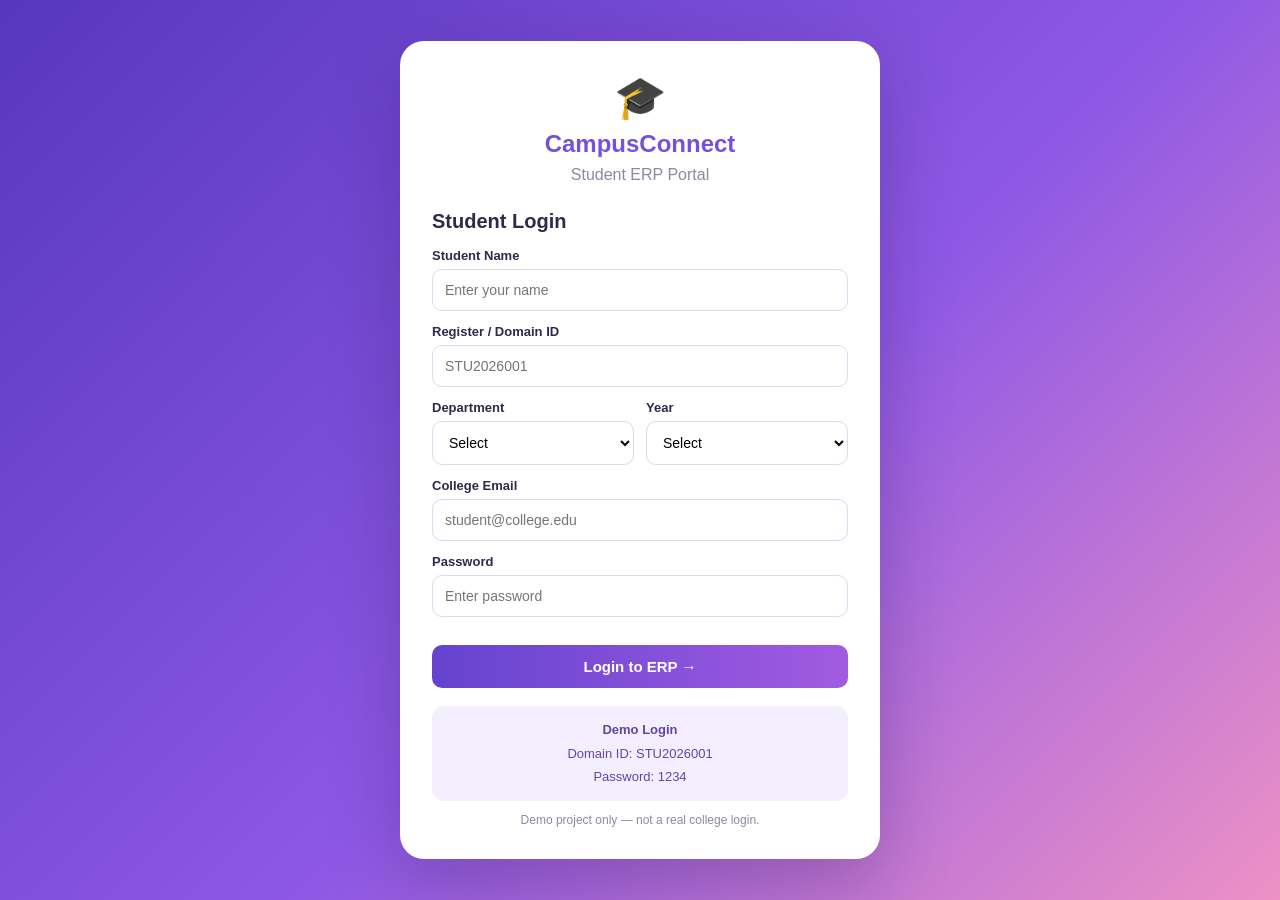
<file: index.html>
<!DOCTYPE html>
<html lang="en">
<head>
    <meta charset="UTF-8">
    <meta name="viewport" content="width=device-width, initial-scale=1.0">
    <title>CampusConnect | Student ERP</title>
    <link rel="stylesheet" href="student.css">
</head>
<body>

<!-- LOGIN PAGE -->
<section id="loginScreen" class="login-screen">
    <div class="login-card">
        <div class="logo">🎓</div>
        <h1>CampusConnect</h1>
        <p class="muted">Student ERP Portal</p>
        <h2>Student Login</h2>

        <form id="loginForm">
            <label for="studentName">Student Name</label>
            <input id="studentName" placeholder="Enter your name" required>

            <label for="domainId">Register / Domain ID</label>
            <input id="domainId" placeholder="STU2026001" required>

            <div class="two-fields">
                <div>
                    <label for="department">Department</label>
                    <select id="department" required>
                        <option value="">Select</option>
                        <option>CSE</option>
                        <option>IT</option>
                        <option>ECE</option>
                        <option>EEE</option>
                        <option>AI & DS</option>
                        <option>BCA</option>
                    </select>
                </div>
                <div>
                    <label for="year">Year</label>
                    <select id="year" required>
                        <option value="">Select</option>
                        <option>1st Year</option>
                        <option>2nd Year</option>
                        <option>3rd Year</option>
                        <option>4th Year</option>
                    </select>
                </div>
            </div>

            <label for="email">College Email</label>
            <input type="email" id="email" placeholder="student@college.edu" required>

            <label for="password">Password</label>
            <input type="password" id="password" placeholder="Enter password" required>

            <p id="loginError" class="error"></p>
            <button type="submit" class="primary-btn">Login to ERP →</button>
        </form>

        <div class="demo-info">
            <strong>Demo Login</strong><br>
            Domain ID: STU2026001<br>
            Password: 1234
        </div>
        <p class="muted small">Demo project only — not a real college login.</p>
    </div>
</section>

<!-- ERP DASHBOARD -->
<div id="dashboardPage" class="hidden">
    <aside class="sidebar">
        <div class="brand">🎓 CampusConnect</div>
        <p class="sidebar-label">STUDENT PORTAL</p>
        <button class="nav-btn active" data-page="overview">🏠 Overview</button>
        <button class="nav-btn" data-page="attendance">📅 Attendance</button>
        <button class="nav-btn" data-page="marks">📝 Marks & Grades</button>
        <button class="nav-btn" data-page="fees">💳 Fees</button>
        <button class="nav-btn" data-page="timetable">🗓️ Timetable</button>
        <button class="nav-btn" data-page="profile">👤 My Profile</button>
        <button id="logoutBtn" class="logout-btn">↩ Logout</button>
    </aside>

    <main class="main-content">
        <header class="topbar">
            <div>
                <p class="muted">STUDENT ERP PORTAL</p>
                <h1 id="pageTitle">Dashboard Overview</h1>
            </div>
            <div class="student-chip">
                <div class="avatar">🎓</div>
                <div><strong id="headerName">Student</strong><small id="headerId">STU2026001</small></div>
            </div>
        </header>

        <!-- OVERVIEW -->
        <section class="page-section" id="page-overview">
            <div class="welcome-banner">
                <div>
                    <p>WELCOME BACK 👋</p>
                    <h2 id="welcomeName">Hello, Student!</h2>
                    <span>Your academic journey at a glance.</span>
                </div>
                <div class="banner-icon">🎓</div>
            </div>

            <div class="stats-grid">
                <article class="stat-card lavender">
                    <span>📅 Attendance</span>
                    <strong id="attendanceStat">85%</strong>
                    <small>Overall attendance</small>
                </article>
                <article class="stat-card pink">
                    <span>📝 Average Marks</span>
                    <strong id="marksStat">82%</strong>
                    <small>Across demo subjects</small>
                </article>
                <article class="stat-card blue">
                    <span>📚 Subjects</span>
                    <strong id="subjectsStat">5</strong>
                    <small>Current semester</small>
                </article>
                <article class="stat-card mint">
                    <span>💳 Fee Status</span>
                    <strong id="feeStat">Paid</strong>
                    <small>Demo fee record</small>
                </article>
            </div>

            <div class="content-grid">
                <article class="panel">
                    <div class="panel-heading">
                        <div><h3>Attendance Summary</h3><p>Subject-wise attendance</p></div>
                        <button class="text-btn" data-goto="attendance">View all →</button>
                    </div>
                    <div id="overviewAttendance"></div>
                </article>
                <article class="panel">
                    <div class="panel-heading">
                        <div><h3>Recent Marks</h3><p>Internal assessment</p></div>
                        <button class="text-btn" data-goto="marks">View all →</button>
                    </div>
                    <div id="overviewMarks"></div>
                </article>
            </div>

            <article class="panel notice-panel">
                <h3>📢 Announcements</h3>
                <div class="notice">
                    <strong>Internal Assessment</strong>
                    <p>Check your subject-wise marks in the Marks & Grades section.</p>
                </div>
                <div class="notice">
                    <strong>Attendance Reminder</strong>
                    <p>Maintain the attendance requirement set by your college.</p>
                </div>
            </article>
        </section>

        <!-- ATTENDANCE -->
        <section class="page-section hidden" id="page-attendance">
            <article class="panel">
                <h3>📅 Attendance Details</h3>
                <p class="muted">Demo attendance records for the current semester.</p>
                <div id="attendanceDetails"></div>
            </article>
        </section>

        <!-- MARKS -->
        <section class="page-section hidden" id="page-marks">
            <article class="panel">
                <h3>📝 Marks & Grades</h3>
                <p class="muted">Sample internal assessment marks.</p>
                <div class="table-wrap">
                    <table>
                        <thead><tr><th>Subject</th><th>Internal 1</th><th>Internal 2</th><th>Average</th><th>Grade</th></tr></thead>
                        <tbody id="marksTable"></tbody>
                    </table>
                </div>
            </article>
        </section>

        <!-- FEES -->
        <section class="page-section hidden" id="page-fees">
            <article class="panel">
                <h3>💳 Fee Details</h3>
                <p class="muted">Illustrative fee information — not connected to a college account.</p>
                <div class="fee-card">
                    <div><span>Semester Fee</span><strong>₹ 25,000</strong></div>
                    <div><span>Paid Amount</span><strong class="green-text">₹ 25,000</strong></div>
                    <div><span>Balance</span><strong>₹ 0</strong></div>
                    <div><span>Status</span><strong class="green-text">Paid ✓</strong></div>
                </div>
            </article>
        </section>

        <!-- TIMETABLE -->
        <section class="page-section hidden" id="page-timetable">
            <article class="panel">
                <h3>🗓️ Weekly Timetable</h3>
                <p class="muted">Sample timetable. Replace it with your college schedule.</p>
                <div class="table-wrap">
                    <table>
                        <thead><tr><th>Day</th><th>9:00 AM</th><th>10:00 AM</th><th>11:15 AM</th><th>1:00 PM</th></tr></thead>
                        <tbody>
                            <tr><td>Monday</td><td>Java</td><td>Maths</td><td>DBMS</td><td>Lab</td></tr>
                            <tr><td>Tuesday</td><td>OS</td><td>Java</td><td>English</td><td>DBMS</td></tr>
                            <tr><td>Wednesday</td><td>Maths</td><td>Lab</td><td>Java</td><td>OS</td></tr>
                            <tr><td>Thursday</td><td>DBMS</td><td>English</td><td>Maths</td><td>Lab</td></tr>
                            <tr><td>Friday</td><td>Java</td><td>OS</td><td>DBMS</td><td>Maths</td></tr>
                        </tbody>
                    </table>
                </div>
            </article>
        </section>

        <!-- PROFILE -->
        <section class="page-section hidden" id="page-profile">
            <article class="panel">
                <h3>👤 My Student Profile</h3>
                <div id="profileDetails" class="profile-grid"></div>
            </article>
        </section>

        <footer>CampusConnect Student ERP • Demo academic data</footer>
    </main>
</div>

<script src="student.js"></script>
</body>
</html>
</file>
<file: student.css>
* { box-sizing: border-box; margin: 0; padding: 0; }

:root {
    --purple: #7350df;
    --ink: #30294a;
    --muted: #8e88a2;
    --line: #eeeaf7;
}

body {
    font-family: "Segoe UI", Arial, sans-serif;
    background: #f6f5fc;
    color: var(--ink);
}

.hidden { display: none !important; }
.muted { color: var(--muted); }
.small { font-size: 12px; }

/* LOGIN */
.login-screen {
    min-height: 100vh;
    display: flex;
    align-items: center;
    justify-content: center;
    padding: 25px;
    background: linear-gradient(135deg, #5637bd, #8e58e5 55%, #ed91c6);
}

.login-card {
    width: 100%;
    max-width: 480px;
    padding: 32px;
    background: white;
    border-radius: 24px;
    box-shadow: 0 24px 70px #28144d45;
}

.logo { font-size: 42px; text-align: center; }
.login-card h1 { text-align: center; color: var(--purple); margin: 8px 0; }
.login-card > .muted { text-align: center; }
.login-card h2 { margin: 26px 0 15px; font-size: 20px; }

#loginForm label {
    display: block;
    font-size: 13px;
    font-weight: 700;
    margin: 13px 0 6px;
}

#loginForm input, #loginForm select {
    width: 100%;
    border: 1px solid #ded8ef;
    padding: 12px;
    border-radius: 10px;
    outline: none;
    background: white;
    font-size: 14px;
}

#loginForm input:focus, #loginForm select:focus {
    border-color: var(--purple);
    box-shadow: 0 0 0 3px #7350df19;
}

.two-fields { display: grid; grid-template-columns: 1fr 1fr; gap: 12px; }

.primary-btn {
    width: 100%;
    margin-top: 18px;
    padding: 13px;
    border: 0;
    border-radius: 10px;
    background: linear-gradient(90deg, #6543cf, #a15be1);
    color: white;
    font-weight: 700;
    font-size: 15px;
    cursor: pointer;
}

.primary-btn:hover { opacity: .9; }
.error { color: #d62f50; font-size: 13px; margin-top: 10px; }
.demo-info {
    background: #f4efff;
    border-radius: 12px;
    padding: 12px;
    margin: 18px 0 12px;
    color: #6245a5;
    font-size: 13px;
    line-height: 1.8;
    text-align: center;
}

/* SIDEBAR */
.sidebar {
    position: fixed;
    inset: 0 auto 0 0;
    width: 250px;
    padding: 25px 16px;
    display: flex;
    flex-direction: column;
    background: linear-gradient(180deg, #34245f, #6040ad 60%, #8058d4);
    color: white;
    z-index: 2;
}

.brand { font-size: 21px; font-weight: 800; padding: 5px 7px 35px; }
.sidebar-label { font-size: 10px; letter-spacing: 1.6px; color: #d0c2fa; padding: 0 10px 12px; }

.nav-btn {
    text-align: left;
    padding: 13px 12px;
    margin: 4px 0;
    border: 0;
    border-radius: 10px;
    color: #f7f4ff;
    background: transparent;
    cursor: pointer;
    font-size: 14px;
}

.nav-btn:hover, .nav-btn.active { background: #ffffff25; color: white; }
.logout-btn {
    margin-top: auto;
    padding: 12px;
    color: white;
    background: #ffffff15;
    border: 1px solid #ffffff50;
    border-radius: 10px;
    cursor: pointer;
}

/* MAIN */
.main-content { margin-left: 250px; padding: 28px; min-height: 100vh; }
.topbar { display: flex; justify-content: space-between; align-items: center; gap: 15px; margin-bottom: 25px; }
.topbar h1 { font-size: 27px; margin-top: 5px; }
.topbar .muted { font-size: 10px; letter-spacing: 1.4px; font-weight: 700; }

.student-chip {
    display: flex;
    align-items: center;
    gap: 10px;
    background: white;
    border: 1px solid var(--line);
    padding: 9px 13px;
    border-radius: 14px;
}

.avatar { background: #eee7ff; padding: 10px; border-radius: 12px; }
.student-chip strong, .student-chip small { display: block; }
.student-chip strong { font-size: 13px; }
.student-chip small { color: var(--muted); margin-top: 4px; }

/* WELCOME */
.welcome-banner {
    display: flex;
    justify-content: space-between;
    align-items: center;
    padding: 26px;
    border-radius: 20px;
    color: white;
    background: linear-gradient(110deg, #6645cf, #a25fe1 70%, #d783d8);
    box-shadow: 0 10px 28px #8058d426;
}
.welcome-banner p { font-size: 11px; letter-spacing: 1.4px; margin-bottom: 8px; }
.welcome-banner h2 { font-size: 27px; margin-bottom: 8px; }
.welcome-banner span { color: #f0e9ff; font-size: 13px; }
.banner-icon { font-size: 55px; }

.stats-grid {
    display: grid;
    grid-template-columns: repeat(4, minmax(0, 1fr));
    gap: 15px;
    margin: 22px 0;
}

.stat-card {
    padding: 20px;
    border: 1px solid #ffffff;
    border-radius: 17px;
    box-shadow: 0 5px 18px #37255b0b;
}
.stat-card span, .stat-card strong, .stat-card small { display: block; }
.stat-card span { font-size: 12px; font-weight: 700; }
.stat-card strong { font-size: 27px; margin: 15px 0 8px; }
.stat-card small { font-size: 11px; color: #77718c; }
.lavender { background: #ece4ff; }
.pink { background: #ffe5f0; }
.blue { background: #e1efff; }
.mint { background: #dcf8ec; }

/* PANELS */
.content-grid { display: grid; grid-template-columns: 1fr 1fr; gap: 18px; }
.panel {
    background: white;
    border: 1px solid var(--line);
    padding: 23px;
    border-radius: 17px;
    margin-bottom: 20px;
    box-shadow: 0 5px 20px #38225b08;
}
.panel h3 { font-size: 17px; margin-bottom: 7px; }
.panel > .muted { font-size: 13px; margin-bottom: 20px; }
.panel-heading { display: flex; justify-content: space-between; align-items: center; gap: 8px; margin-bottom: 20px; }
.panel-heading p { color: var(--muted); font-size: 12px; margin-top: 5px; }
.text-btn { border: 0; background: none; color: var(--purple); font-weight: 700; cursor: pointer; white-space: nowrap; }

.progress-row { margin: 18px 0; }
.progress-label { display: flex; justify-content: space-between; gap: 8px; font-size: 12px; margin-bottom: 8px; }
.progress-label span:last-child { font-weight: 700; color: #6d4bc7; }
.progress-track { width: 100%; height: 8px; background: #f0edf7; border-radius: 99px; overflow: hidden; }
.progress-fill { height: 100%; border-radius: 99px; background: linear-gradient(90deg, #7851e0, #ba76e7); }

.mini-mark { display: flex; justify-content: space-between; align-items: center; gap: 10px; padding: 13px 0; border-bottom: 1px solid var(--line); font-size: 13px; }
.mini-mark:last-child { border-bottom: 0; }
.mark-pill { background: #e6f8ef; color: #23875c; padding: 6px 10px; border-radius: 8px; font-weight: 700; white-space: nowrap; }

.notice { background: #f9f7ff; border-left: 3px solid #9b78eb; padding: 13px; border-radius: 7px; margin-top: 12px; }
.notice strong { font-size: 13px; }
.notice p { color: var(--muted); font-size: 12px; margin-top: 6px; line-height: 1.5; }

/* TABLES */
.table-wrap { width: 100%; overflow-x: auto; margin-top: 18px; }
table { width: 100%; border-collapse: collapse; min-width: 540px; }
th { background: #f1edff; color: #6745a9; text-align: left; font-size: 12px; }
th, td { padding: 14px 12px; border-bottom: 1px solid var(--line); }
td { font-size: 13px; }
tbody tr:hover { background: #fcfaff; }
.green-text { color: #16845a; }

/* FEES + PROFILE */
.fee-card { display: grid; grid-template-columns: repeat(2, 1fr); gap: 14px; margin-top: 22px; }
.fee-card div { padding: 20px; background: #f8f6ff; border-radius: 12px; }
.fee-card span, .fee-card strong { display: block; }
.fee-card span { color: var(--muted); font-size: 12px; margin-bottom: 10px; }
.fee-card strong { font-size: 20px; }

.profile-grid { display: grid; grid-template-columns: repeat(2, minmax(0, 1fr)); gap: 14px; margin-top: 20px; }
.profile-item { padding: 16px; background: #f8f6ff; border-radius: 12px; overflow-wrap: anywhere; }
.profile-item span, .profile-item strong { display: block; }
.profile-item span { color: var(--muted); font-size: 12px; margin-bottom: 8px; }
.profile-item strong { font-size: 14px; }

footer { color: #a19ab2; text-align: center; padding: 20px; font-size: 12px; }

@media (max-width: 1100px) {
    .sidebar { width: 210px; }
    .main-content { margin-left: 210px; padding: 20px; }
    .stats-grid { grid-template-columns: repeat(2, minmax(0, 1fr)); }
}

@media (max-width: 760px) {
    .sidebar { position: relative; width: 100%; height: auto; }
    .brand { padding-bottom: 18px; }
    .sidebar-label { padding-bottom: 5px; }
    .logout-btn { margin-top: 15px; }
    .main-content { margin-left: 0; padding: 15px; }
    .topbar { align-items: flex-start; flex-direction: column; }
    .content-grid { grid-template-columns: 1fr; }
    .stats-grid { grid-template-columns: repeat(2, minmax(0, 1fr)); }
    .welcome-banner h2 { font-size: 22px; }
    .banner-icon { font-size: 35px; }
}

@media (max-width: 430px) {
    .login-card { padding: 23px; }
    .two-fields, .profile-grid, .fee-card { grid-template-columns: 1fr; }
    .stats-grid { grid-template-columns: 1fr 1fr; gap: 9px; }
    .stat-card { padding: 14px; }
    .stat-card strong { font-size: 23px; }
    .student-chip { max-width: 100%; }
}
</file>
